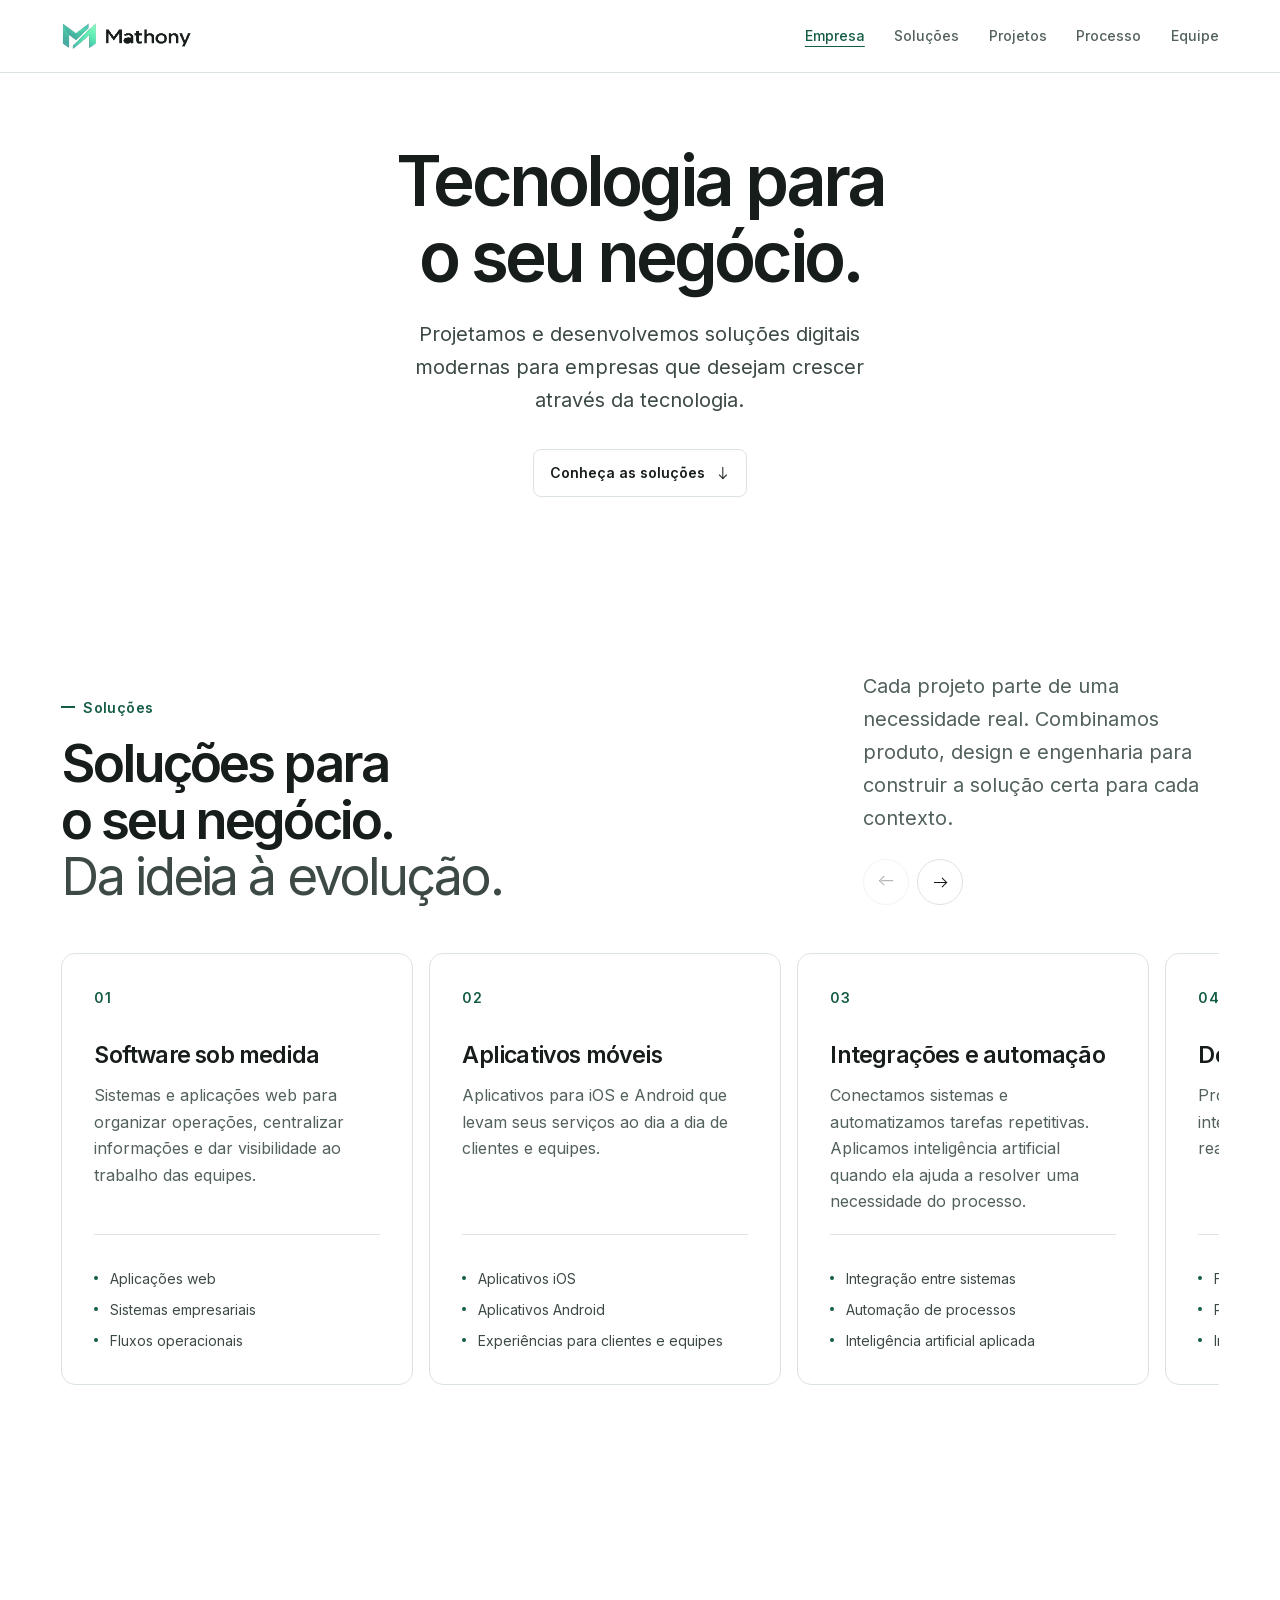
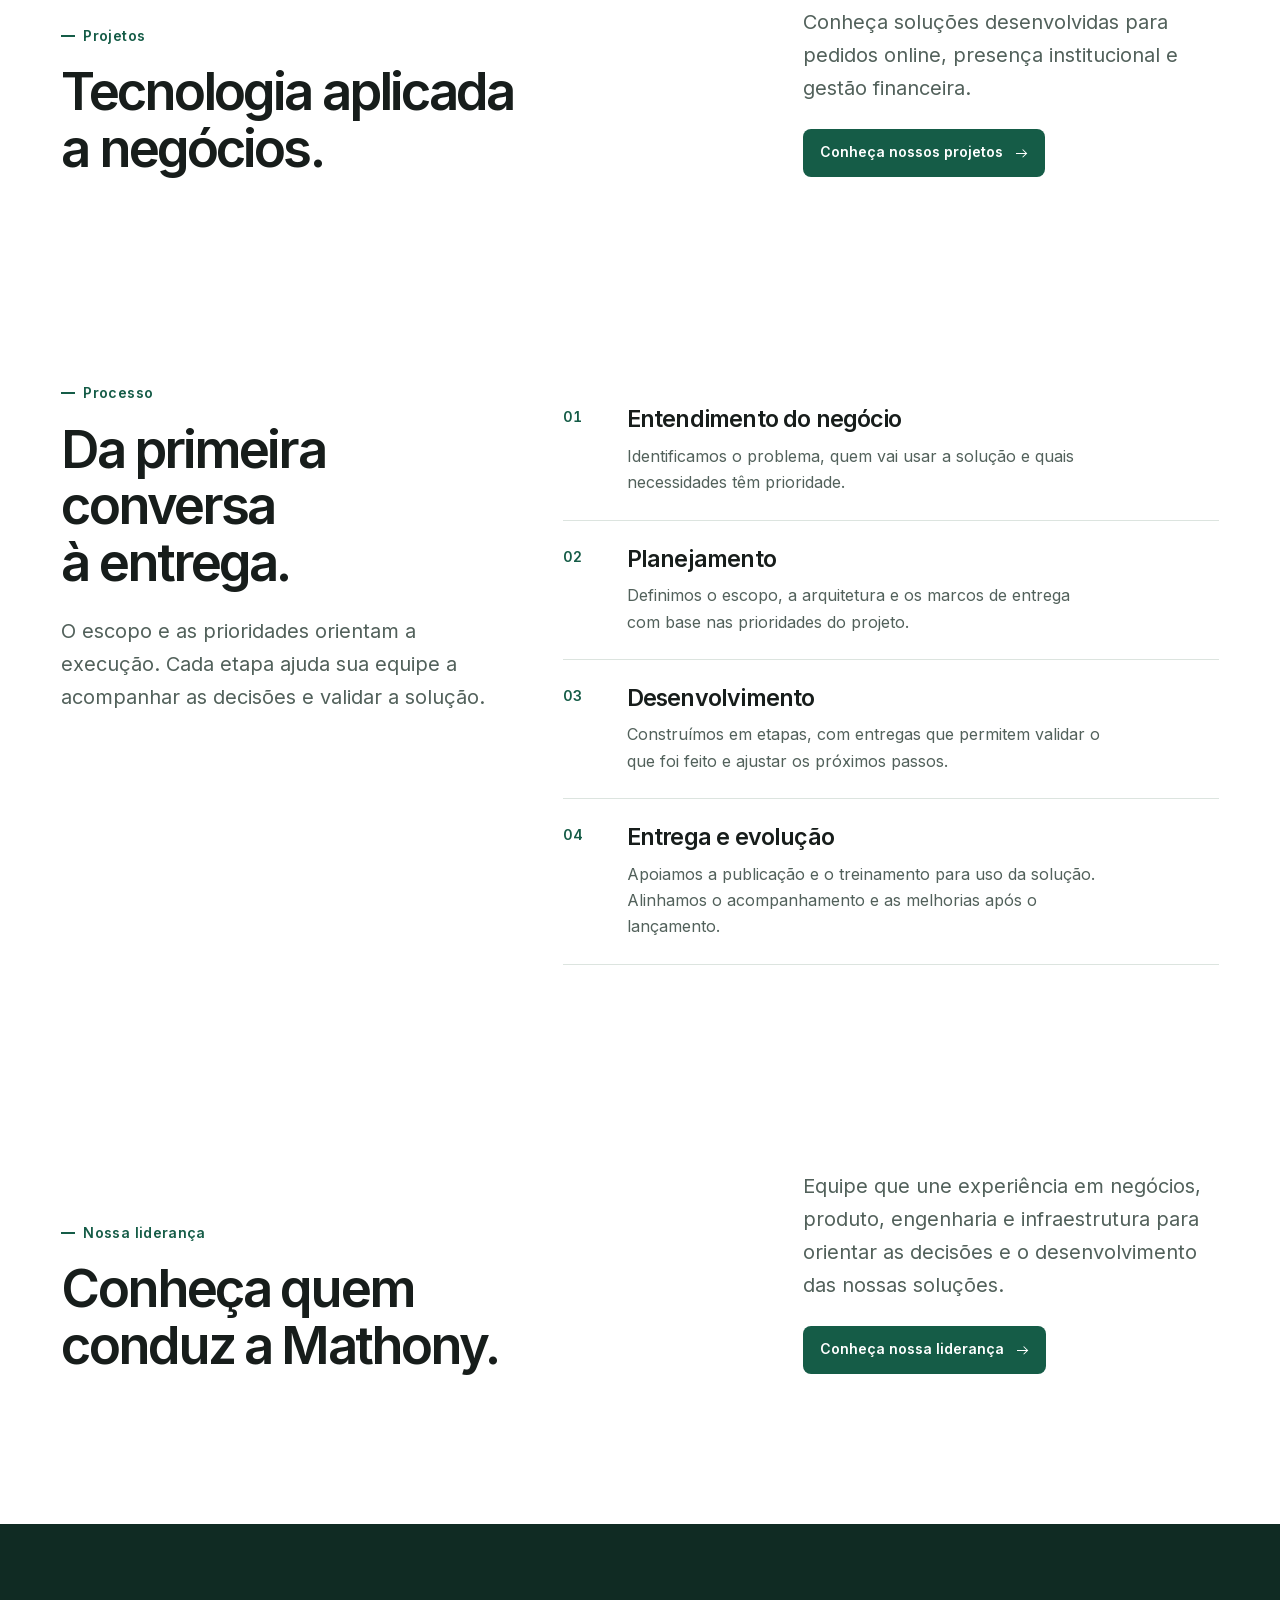
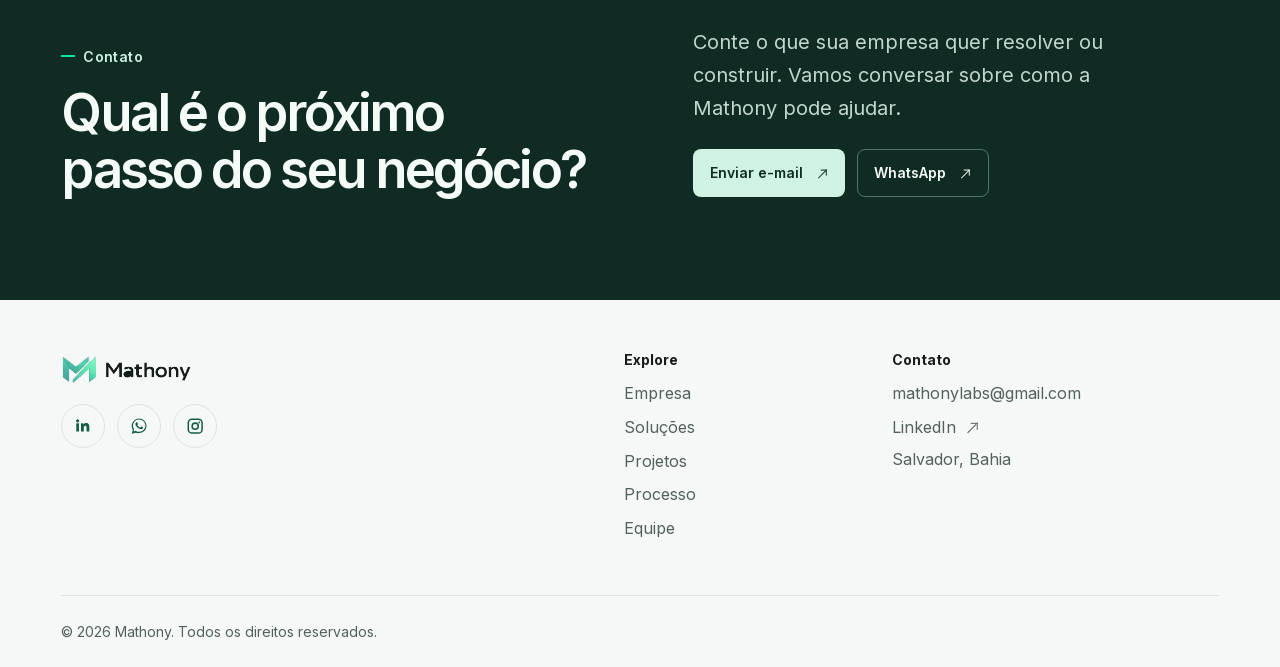
<file: index.html>
<!DOCTYPE html>
<html lang="pt-BR">
  <head>
    <meta charset="utf-8">
    <meta name="viewport" content="width=device-width, initial-scale=1">
    <title>Mathony</title>
    <meta
      name="description"
      content="A Mathony projeta e desenvolve software sob medida, aplicações web e móveis, integrações e automações para empresas.">
    <meta name="theme-color" content="#ffffff">
    <meta name="apple-mobile-web-app-title" content="Mathony">
    <link rel="canonical" href="https://mathony.com.br/">

    <meta property="og:type" content="website">
    <meta property="og:locale" content="pt_BR">
    <meta property="og:site_name" content="Mathony">
    <meta property="og:url" content="https://mathony.com.br/">
    <meta
      property="og:title"
      content="Mathony | Engenharia de software para empresas">
    <meta
      property="og:description"
      content="Projetamos e desenvolvemos software sob medida para simplificar operações e criar novos produtos digitais.">
    <meta
      property="og:image"
      content="https://mathony.com.br/src/images/logo.png">
    <meta property="og:image:width" content="1080">
    <meta property="og:image:height" content="1080">
    <meta property="og:image:type" content="image/png">
    <meta property="og:image:alt" content="Símbolo da Mathony">
    <meta name="twitter:card" content="summary">
    <meta
      name="twitter:image"
      content="https://mathony.com.br/src/images/logo.png">
    <meta name="twitter:image:alt" content="Símbolo da Mathony">

    <link
      rel="icon"
      type="image/png"
      href="src/images/favicon/favicon-96x96.png"
      sizes="96x96">
    <link rel="shortcut icon" href="src/images/favicon/favicon.ico">
    <link
      rel="apple-touch-icon"
      sizes="180x180"
      href="src/images/favicon/apple-touch-icon.png">
    <link rel="manifest" href="src/images/favicon/site.webmanifest">
    <link
      rel="preload"
      href="src/fonts/inter-latin.woff2"
      as="font"
      type="font/woff2"
      crossorigin>
    <link rel="stylesheet" href="src/global.css">
    <script src="src/app.js" defer></script>
  </head>

  <body>
    <a class="skip-link" href="#conteudo">Pular para o conteúdo</a>

    <header class="site-header">
      <div class="container header-inner">
        <a class="brand" href="#hero" aria-label="Mathony, início">
          <img
            src="src/images/mathony-lockup.webp"
            width="477"
            height="103"
            alt="">
        </a>
        <button
          class="menu-toggle"
          type="button"
          aria-expanded="false"
          aria-controls="main-nav"
          hidden
        >
          Menu <span class="menu-icon" aria-hidden="true"></span>
        </button>
        <nav id="main-nav" class="main-nav" aria-label="Navegação principal">
          <ul>
            <li><a href="#hero">Empresa</a></li>
            <li><a href="#servicos">Soluções</a></li>
            <li><a href="pages/projetos/">Projetos</a></li>
            <li><a href="#processo">Processo</a></li>
            <li><a href="#time">Equipe</a></li>
          </ul>
        </nav>
      </div>
    </header>

    <main id="conteudo" tabindex="-1">
      <section id="hero" class="hero" aria-labelledby="hero-title">
        <div class="container hero-layout">
          <div class="hero-copy">
            <h1 id="hero-title">Tecnologia para o seu negócio.</h1>
            <p class="hero-lead">
              Projetamos e desenvolvemos soluções digitais modernas para
              empresas que desejam crescer através da tecnologia.
            </p>
            <div class="actions">
              <a class="button button-outline" href="#servicos"
                >Conheça as soluções
                <span class="arrow arrow-down" aria-hidden="true"></span
              ></a>
            </div>
          </div>
        </div>
      </section>

      <section
        id="servicos"
        class="section services"
        aria-labelledby="services-title"
      >
        <div class="container">
          <div class="services-heading">
            <div class="services-heading-copy">
              <p class="eyebrow">Soluções</p>
              <h2 id="services-title" class="services-title">
                <span class="services-title-strong"
                  >Soluções para o seu negócio.</span
                >
                <span class="services-title-light">Da ideia à evolução.</span>
              </h2>
            </div>
            <div class="services-heading-aside">
              <p>
                Cada projeto parte de uma necessidade real. Combinamos produto,
                design e engenharia para construir a solução certa para cada
                contexto.
              </p>
              <div
                class="services-controls"
                role="group"
                aria-label="Navegar pelas soluções"
              >
                <button
                  class="service-control service-control-previous"
                  type="button"
                  aria-label="Ver soluções anteriores"
                  aria-controls="services-track"
                  data-services-previous
                >
                  <span class="arrow" aria-hidden="true"></span>
                </button>
                <button
                  class="service-control"
                  type="button"
                  aria-label="Ver próximas soluções"
                  aria-controls="services-track"
                  data-services-next
                >
                  <span class="arrow" aria-hidden="true"></span>
                </button>
              </div>
            </div>
          </div>
          <section
            id="services-track"
            class="services-track"
            aria-roledescription="carrossel"
            aria-label="Soluções da Mathony"
            tabindex="0"
          >
            <article class="service" aria-label="1 de 6">
              <p class="service-number" aria-hidden="true">01</p>
              <h3>Software sob medida</h3>
              <p>
                Sistemas e aplicações web para organizar operações, centralizar
                informações e dar visibilidade ao trabalho das equipes.
              </p>
              <ul class="service-scope" aria-label="Escopo">
                <li>Aplicações web</li>
                <li>Sistemas empresariais</li>
                <li>Fluxos operacionais</li>
              </ul>
            </article>
            <article class="service" aria-label="2 de 6">
              <p class="service-number" aria-hidden="true">02</p>
              <h3>Aplicativos móveis</h3>
              <p>
                Aplicativos para iOS e Android que levam seus serviços ao dia a
                dia de clientes e equipes.
              </p>
              <ul class="service-scope" aria-label="Escopo">
                <li>Aplicativos iOS</li>
                <li>Aplicativos Android</li>
                <li>Experiências para clientes e equipes</li>
              </ul>
            </article>
            <article class="service" aria-label="3 de 6">
              <p class="service-number" aria-hidden="true">03</p>
              <h3>Integrações e automação</h3>
              <p>
                Conectamos sistemas e automatizamos tarefas repetitivas.
                Aplicamos inteligência artificial quando ela ajuda a resolver
                uma necessidade do processo.
              </p>
              <ul class="service-scope" aria-label="Escopo">
                <li>Integração entre sistemas</li>
                <li>Automação de processos</li>
                <li>Inteligência artificial aplicada</li>
              </ul>
            </article>
            <article class="service" aria-label="4 de 6">
              <p class="service-number" aria-hidden="true">04</p>
              <h3>Design de produto</h3>
              <p>
                Projetamos fluxos, protótipos e interfaces que ajudam as pessoas
                a realizar suas tarefas com clareza.
              </p>
              <ul class="service-scope" aria-label="Escopo">
                <li>Fluxos de experiência</li>
                <li>Protótipos</li>
                <li>Interfaces digitais</li>
              </ul>
            </article>
            <article class="service" aria-label="5 de 6">
              <p class="service-number" aria-hidden="true">05</p>
              <h3>Cloud e infraestrutura</h3>
              <p>
                Preparamos ambientes, publicação e monitoramento para manter
                aplicações em operação e acompanhar seu crescimento.
              </p>
              <ul class="service-scope" aria-label="Escopo">
                <li>Ambientes em nuvem</li>
                <li>Publicação de aplicações</li>
                <li>Monitoramento</li>
              </ul>
            </article>
            <article class="service" aria-label="6 de 6">
              <p class="service-number" aria-hidden="true">06</p>
              <h3>Consultoria e evolução</h3>
              <p>
                Apoiamos decisões técnicas, priorizamos melhorias e ajudamos sua
                equipe a evoluir sistemas que já estão em uso.
              </p>
              <ul class="service-scope" aria-label="Escopo">
                <li>Decisões técnicas</li>
                <li>Priorização de melhorias</li>
                <li>Evolução de sistemas</li>
              </ul>
            </article>
          </section>
        </div>
      </section>

      <section
        id="portfolio"
        class="section projects-intro"
        aria-labelledby="projects-title"
      >
        <div class="container section-heading">
          <div>
            <p class="eyebrow">Projetos</p>
            <h2 id="projects-title">Tecnologia aplicada a negócios.</h2>
          </div>
          <div class="projects-intro-copy">
            <p>
              Conheça soluções desenvolvidas para pedidos online, presença
              institucional e gestão financeira.
            </p>
            <a class="button button-primary" href="pages/projetos/">
              Conheça nossos projetos
              <span class="arrow" aria-hidden="true"></span>
            </a>
          </div>
        </div>
      </section>

      <section id="processo" class="section" aria-labelledby="process-title">
        <div class="container process-layout">
          <div class="process-intro">
            <p class="eyebrow">Processo</p>
            <h2 id="process-title">Da primeira conversa à entrega.</h2>
            <p>
              O escopo e as prioridades orientam a execução. Cada etapa ajuda
              sua equipe a acompanhar as decisões e validar a solução.
            </p>
          </div>
          <ol class="process-list">
            <li>
              <h3>Entendimento do negócio</h3>
              <p>
                Identificamos o problema, quem vai usar a solução e quais
                necessidades têm prioridade.
              </p>
            </li>
            <li>
              <h3>Planejamento</h3>
              <p>
                Definimos o escopo, a arquitetura e os marcos de entrega com
                base nas prioridades do projeto.
              </p>
            </li>
            <li>
              <h3>Desenvolvimento</h3>
              <p>
                Construímos em etapas, com entregas que permitem validar o que
                foi feito e ajustar os próximos passos.
              </p>
            </li>
            <li>
              <h3>Entrega e evolução</h3>
              <p>
                Apoiamos a publicação e o treinamento para uso da solução.
                Alinhamos o acompanhamento e as melhorias após o lançamento.
              </p>
            </li>
          </ol>
        </div>
      </section>

      <section
        id="time"
        class="section team-intro"
        aria-labelledby="team-title"
      >
        <div class="container section-heading">
          <div>
            <p class="eyebrow">Nossa liderança</p>
            <h2 id="team-title">Conheça quem conduz a Mathony.</h2>
          </div>
          <div class="projects-intro-copy">
            <p>
              Equipe que une experiência em negócios, produto, engenharia e
              infraestrutura para orientar as decisões e o desenvolvimento das
              nossas soluções.
            </p>
            <a class="button button-primary" href="pages/lideranca/">
              Conheça nossa liderança
              <span class="arrow" aria-hidden="true"></span>
            </a>
          </div>
        </div>
      </section>

      <section
        id="contato"
        class="section contact"
        aria-labelledby="contact-title"
      >
        <div class="container contact-layout">
          <div>
            <p class="eyebrow">Contato</p>
            <h2 id="contact-title">Qual é o próximo passo do seu negócio?</h2>
          </div>
          <div>
            <p>
              Conte o que sua empresa quer resolver ou construir. Vamos
              conversar sobre como a Mathony pode ajudar.
            </p>
            <div class="actions">
              <a
                class="button button-primary"
                href="mailto:mathonylabs@gmail.com"
                >Enviar e-mail
                <span class="arrow arrow-diagonal" aria-hidden="true"></span
              ></a>
              <a
                class="button button-outline"
                href="https://wa.link/2aox6e"
                target="_blank"
                rel="noopener noreferrer"
                >WhatsApp <span class="visually-hidden">(abre em nova aba)</span
                ><span class="arrow arrow-diagonal" aria-hidden="true"></span
              ></a>
            </div>
          </div>
        </div>
      </section>
    </main>

    <footer class="site-footer">
      <div class="container">
        <div class="footer-layout">
          <div class="footer-brand">
            <a
              class="brand"
              href="#hero"
              aria-label="Mathony, voltar ao início"
            >
              <img
                src="src/images/mathony-lockup.webp"
                width="477"
                height="103"
                alt=""
                loading="lazy"
                decoding="async">
            </a>
            <ul class="social-links" aria-label="Redes sociais da Mathony">
              <li>
                <a
                  class="social-link"
                  href="https://www.linkedin.com/company/mathonylabs"
                  target="_blank"
                  rel="noopener noreferrer"
                >
                  <span class="visually-hidden"
                    >Mathony no LinkedIn (abre em nova aba)</span
                  >
                  <svg
                    class="social-icon"
                    viewBox="0 0 24 24"
                    aria-hidden="true"
                  >
                    <path
                      d="M6.5 8.2V19H3V8.2h3.5ZM4.75 3A2.05 2.05 0 1 1 4.74 7.1 2.05 2.05 0 0 1 4.75 3ZM12.1 8.2v1.48h.05c.49-.93 1.68-1.91 3.46-1.91 3.7 0 4.39 2.44 4.39 5.61V19h-3.64v-4.98c0-1.19-.02-2.72-1.66-2.72-1.66 0-1.91 1.3-1.91 2.63V19H9.15V8.2h2.95Z"
                    ></path>
                  </svg>
                </a>
              </li>
              <li>
                <a
                  class="social-link"
                  href="https://wa.link/2aox6e"
                  target="_blank"
                  rel="noopener noreferrer"
                >
                  <span class="visually-hidden"
                    >Mathony no WhatsApp (abre em nova aba)</span
                  >
                  <svg
                    class="social-icon"
                    viewBox="0 0 24 24"
                    aria-hidden="true"
                  >
                    <path
                      d="M12.05 2a9.8 9.8 0 0 0-8.4 14.86L2.3 21.8l5.06-1.33A9.98 9.98 0 0 0 12.05 21 9.5 9.5 0 1 0 12.05 2Zm0 17.3a8.2 8.2 0 0 1-4.17-1.14l-.3-.18-3 .79.8-2.92-.2-.3a8.06 8.06 0 1 1 6.87 3.75Zm4.47-6.05c-.24-.12-1.45-.71-1.67-.8-.23-.08-.39-.12-.55.13-.16.24-.63.8-.77.96-.14.17-.28.19-.53.07a6.6 6.6 0 0 1-1.96-1.2 7.27 7.27 0 0 1-1.35-1.68c-.14-.24 0-.37.11-.5.11-.1.25-.28.37-.42.12-.14.16-.24.24-.4.08-.16.04-.3-.02-.42-.06-.12-.55-1.33-.76-1.82-.2-.48-.4-.41-.55-.42h-.47a.9.9 0 0 0-.65.3c-.22.24-.85.83-.85 2.03 0 1.2.87 2.35 1 2.51.12.16 1.71 2.61 4.15 3.67.58.25 1.03.4 1.38.51.58.18 1.11.16 1.53.1.47-.07 1.45-.6 1.65-1.17.2-.58.2-1.08.14-1.18-.06-.1-.22-.16-.47-.28Z"
                    ></path>
                  </svg>
                </a>
              </li>
              <li>
                <a
                  class="social-link"
                  href="https://www.instagram.com/mathonylabs/"
                  target="_blank"
                  rel="noopener noreferrer"
                >
                  <span class="visually-hidden"
                    >Mathony no Instagram (abre em nova aba)</span
                  >
                  <svg
                    class="social-icon"
                    viewBox="0 0 24 24"
                    aria-hidden="true"
                  >
                    <path
                      d="M7.75 2h8.5A5.76 5.76 0 0 1 22 7.75v8.5A5.76 5.76 0 0 1 16.25 22h-8.5A5.76 5.76 0 0 1 2 16.25v-8.5A5.76 5.76 0 0 1 7.75 2Zm0 2A3.75 3.75 0 0 0 4 7.75v8.5A3.75 3.75 0 0 0 7.75 20h8.5A3.75 3.75 0 0 0 20 16.25v-8.5A3.75 3.75 0 0 0 16.25 4h-8.5ZM12 7a5 5 0 1 1 0 10 5 5 0 0 1 0-10Zm0 2a3 3 0 1 0 0 6 3 3 0 0 0 0-6Zm5.25-3.15a1.18 1.18 0 1 1 0 2.36 1.18 1.18 0 0 1 0-2.36Z"
                    ></path>
                  </svg>
                </a>
              </li>
            </ul>
          </div>
          <nav aria-labelledby="footer-nav-title">
            <h2 id="footer-nav-title">Explore</h2>
            <ul>
              <li><a href="#hero">Empresa</a></li>
              <li><a href="#servicos">Soluções</a></li>
              <li><a href="pages/projetos/">Projetos</a></li>
              <li><a href="#processo">Processo</a></li>
              <li><a href="#time">Equipe</a></li>
            </ul>
          </nav>
          <div>
            <h2>Contato</h2>
            <ul>
              <li>
                <a href="mailto:mathonylabs@gmail.com">mathonylabs@gmail.com</a>
              </li>
              <li>
                <a
                  href="https://www.linkedin.com/company/mathonylabs"
                  target="_blank"
                  rel="noopener noreferrer"
                  >LinkedIn
                  <span class="visually-hidden"
                    >da Mathony (abre em nova aba)</span
                  ><span class="arrow arrow-diagonal" aria-hidden="true"></span
                ></a>
              </li>
              <li>Salvador, Bahia</li>
            </ul>
          </div>
        </div>
        <p class="footer-copyright">
          © 2026 Mathony. Todos os direitos reservados.
        </p>
      </div>
    </footer>
  </body>
</html>
</file>
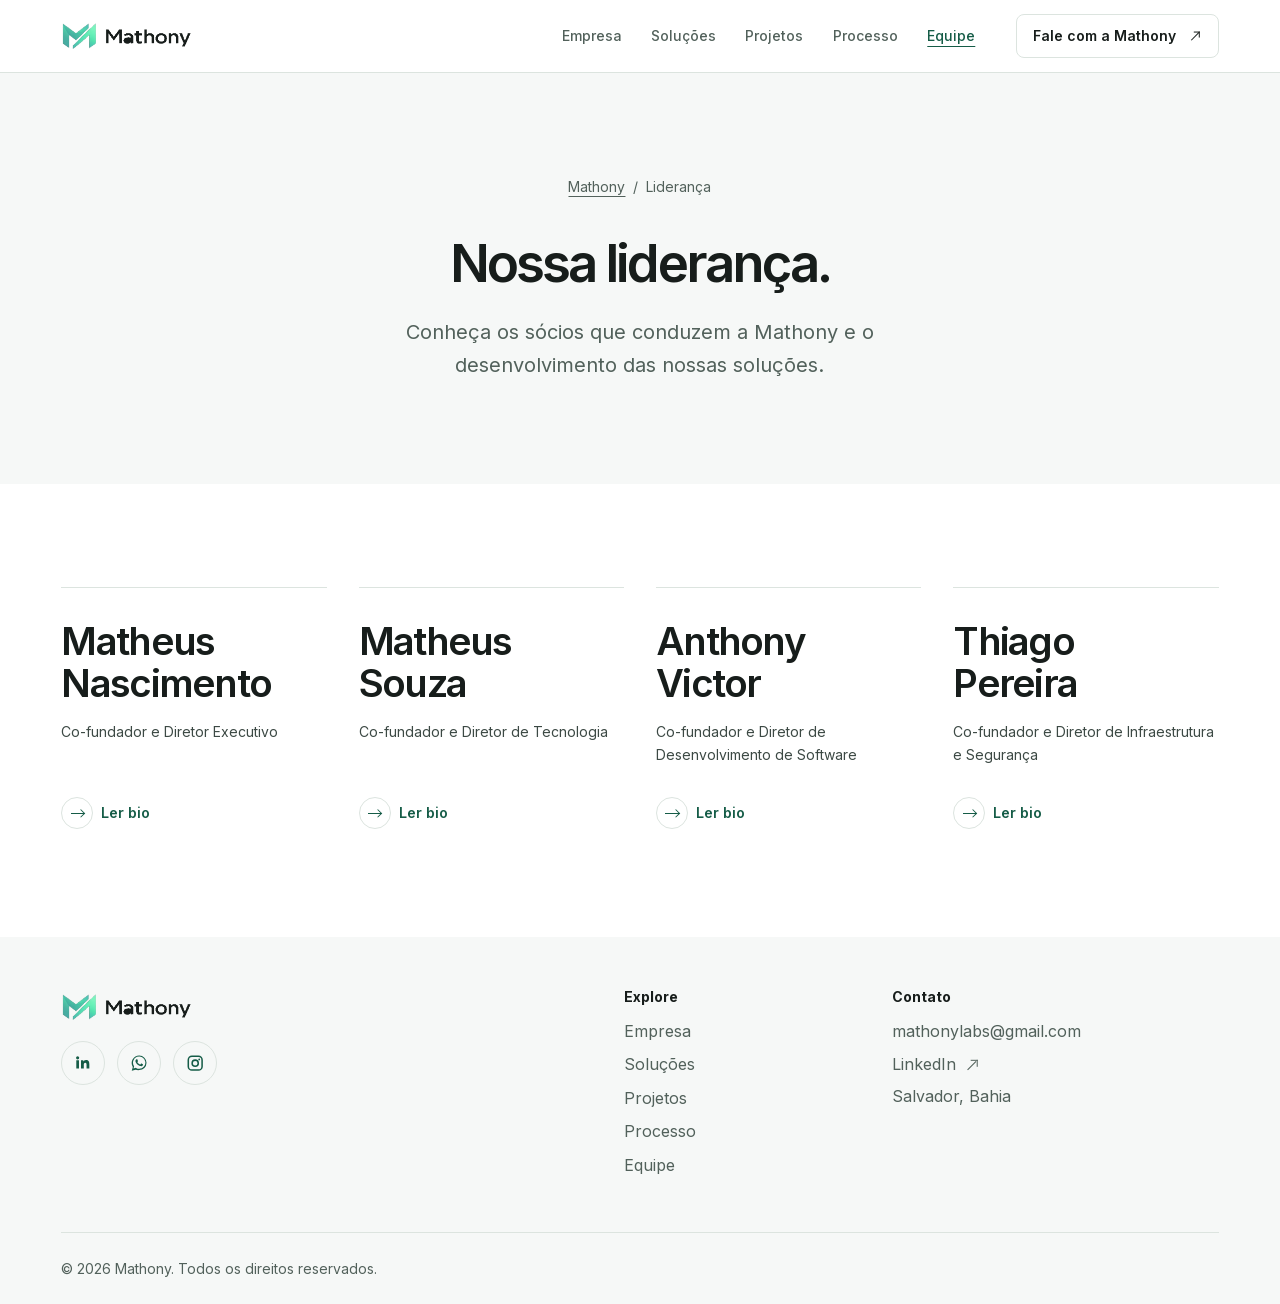
<file: pages/lideranca/index.html>
<!DOCTYPE html>
<html lang="pt-BR">
  <head>
    <meta charset="utf-8">
    <meta name="viewport" content="width=device-width, initial-scale=1">
    <title>Liderança | Mathony</title>
    <meta
      name="description"
      content="Conheça os quatro sócios da Mathony e suas áreas de atuação em negócios, produto, engenharia e infraestrutura.">
    <meta name="theme-color" content="#ffffff">
    <meta name="apple-mobile-web-app-title" content="Mathony">
    <link rel="canonical" href="https://mathony.com.br/pages/lideranca/">

    <meta property="og:type" content="website">
    <meta property="og:locale" content="pt_BR">
    <meta property="og:site_name" content="Mathony">
    <meta property="og:url" content="https://mathony.com.br/pages/lideranca/">
    <meta property="og:title" content="Liderança | Mathony">
    <meta
      property="og:description"
      content="Conheça os sócios que conduzem a Mathony e o desenvolvimento das nossas soluções digitais.">
    <meta
      property="og:image"
      content="https://mathony.com.br/src/images/logo.png">
    <meta property="og:image:width" content="1080">
    <meta property="og:image:height" content="1080">
    <meta property="og:image:type" content="image/png">
    <meta property="og:image:alt" content="Símbolo da Mathony">
    <meta name="twitter:card" content="summary">
    <meta
      name="twitter:image"
      content="https://mathony.com.br/src/images/logo.png">
    <meta name="twitter:image:alt" content="Símbolo da Mathony">

    <link
      rel="icon"
      type="image/png"
      href="../../src/images/favicon/favicon-96x96.png"
      sizes="96x96">
    <link rel="shortcut icon" href="../../src/images/favicon/favicon.ico">
    <link
      rel="apple-touch-icon"
      sizes="180x180"
      href="../../src/images/favicon/apple-touch-icon.png">
    <link rel="manifest" href="../../src/images/favicon/site.webmanifest">
    <link
      rel="preload"
      href="../../src/fonts/inter-latin.woff2"
      as="font"
      type="font/woff2"
      crossorigin>
    <link rel="stylesheet" href="../../src/global.css">
    <script src="../../src/app.js" defer></script>
  </head>

  <body>
    <a class="skip-link" href="#conteudo">Pular para o conteúdo</a>

    <header class="site-header">
      <div class="container header-inner">
        <a class="brand" href="../../#hero" aria-label="Mathony, início">
          <img
            src="../../src/images/mathony-lockup.webp"
            width="477"
            height="103"
            alt="">
        </a>
        <button
          class="menu-toggle"
          type="button"
          aria-expanded="false"
          aria-controls="main-nav"
          hidden
        >
          Menu <span class="menu-icon" aria-hidden="true"></span>
        </button>
        <nav id="main-nav" class="main-nav" aria-label="Navegação principal">
          <ul>
            <li><a href="../../#hero">Empresa</a></li>
            <li><a href="../../#servicos">Soluções</a></li>
            <li><a href="../projetos/">Projetos</a></li>
            <li><a href="../../#processo">Processo</a></li>
            <li><a href="./" aria-current="page">Equipe</a></li>
          </ul>
          <a class="button button-outline header-contact" href="../../#contato"
            >Fale com a Mathony
            <span class="arrow arrow-diagonal" aria-hidden="true"></span
          ></a>
        </nav>
      </div>
    </header>

    <main id="conteudo" tabindex="-1">
      <section class="section page-heading" aria-labelledby="leadership-title">
        <div class="container">
          <nav class="breadcrumbs" aria-label="Caminho de navegação">
            <ol>
              <li><a href="../../">Mathony</a></li>
              <li aria-current="page">Liderança</li>
            </ol>
          </nav>
          <h1 id="leadership-title">Nossa liderança.</h1>
          <p>
            Conheça os sócios que conduzem a Mathony e o desenvolvimento das
            nossas soluções.
          </p>
        </div>
      </section>
      <section class="section leadership-people" aria-label="Sócios da Mathony">
        <div class="container">
          <ul class="leader-grid">
            <li>
              <article
                class="leader-profile"
                aria-labelledby="matheus-nascimento-name"
              >
                <h2 id="matheus-nascimento-name" class="leader-name">
                  Matheus <span>Nascimento</span>
                </h2>
                <p class="leader-role">Co-fundador e Diretor Executivo</p>
                <details class="leader-details">
                  <summary>
                    <span class="arrow" aria-hidden="true"></span>
                    Ler bio<span class="visually-hidden">
                      de Matheus Nascimento</span
                    >
                  </summary>
                  <div class="leader-bio">
                    <p>
                      Responsável pela visão empresarial, estratégia comercial, negociação, vendas, relacionamento com clientes, parcerias e oportunidades de negócio.
                    </p>
                    <a
                      class="text-link"
                      href="https://www.linkedin.com/in/matthns/"
                      target="_blank"
                      rel="noopener noreferrer"
                    >
                      Perfil no LinkedIn
                      <span class="visually-hidden"
                        >de Matheus Nascimento (abre em nova aba)</span
                      >
                      <span
                        class="arrow arrow-diagonal"
                        aria-hidden="true"
                      ></span>
                    </a>
                  </div>
                </details>
              </article>
            </li>
            <li>
              <article
                class="leader-profile"
                aria-labelledby="matheus-souza-name"
              >
                <h2 id="matheus-souza-name" class="leader-name">
                  Matheus <span>Souza</span>
                </h2>
                <p class="leader-role">Co-fundador e Diretor de Tecnologia</p>
                <details class="leader-details">
                  <summary>
                    <span class="arrow" aria-hidden="true"></span>
                    Ler bio<span class="visually-hidden">
                      de Matheus Souza</span
                    >
                  </summary>
                  <div class="leader-bio">
                    <p>
                      Responsável pela estratégia tecnológica, arquitetura de software, engenharia de software, planejamento técnico, padrões de desenvolvimento e decisões tecnológicas da empresa.
                    </p>
                    <a
                      class="text-link"
                      href="https://www.linkedin.com/in/mxtheussouza/"
                      target="_blank"
                      rel="noopener noreferrer"
                    >
                      Perfil no LinkedIn
                      <span class="visually-hidden"
                        >de Matheus Souza (abre em nova aba)</span
                      >
                      <span
                        class="arrow arrow-diagonal"
                        aria-hidden="true"
                      ></span>
                    </a>
                  </div>
                </details>
              </article>
            </li>
            <li>
              <article
                class="leader-profile"
                aria-labelledby="anthony-victor-name"
              >
                <h2 id="anthony-victor-name" class="leader-name">
                  Anthony <span>Victor</span>
                </h2>
                <p class="leader-role">Co-fundador e Diretor de Desenvolvimento de Software</p>
                <details class="leader-details">
                  <summary>
                    <span class="arrow" aria-hidden="true"></span>
                    Ler bio<span class="visually-hidden">
                      de Anthony Victor</span
                    >
                  </summary>
                  <div class="leader-bio">
                    <p>
                      Responsável pela implementação dos sistemas, qualidade do código, engenharia de backend, resolução de problemas complexos, integrações e execução técnica dos projetos.
                    </p>
                    <a
                      class="text-link"
                      href="https://www.linkedin.com/in/thonnyvrc/"
                      target="_blank"
                      rel="noopener noreferrer"
                    >
                      Perfil no LinkedIn
                      <span class="visually-hidden"
                        >de Anthony Victor (abre em nova aba)</span
                      >
                      <span
                        class="arrow arrow-diagonal"
                        aria-hidden="true"
                      ></span>
                    </a>
                  </div>
                </details>
              </article>
            </li>
            <li>
              <article
                class="leader-profile"
                aria-labelledby="thiago-pereira-name"
              >
                <h2 id="thiago-pereira-name" class="leader-name">
                  Thiago <span>Pereira</span>
                </h2>
                <p class="leader-role">Co-fundador e Diretor de Infraestrutura e Segurança</p>
                <details class="leader-details">
                  <summary>
                    <span class="arrow" aria-hidden="true"></span>
                    Ler bio<span class="visually-hidden">
                      de Thiago Pereira</span
                    >
                  </summary>
                  <div class="leader-bio">
                    <p>
                      Responsável por DevOps, infraestrutura, computação em nuvem, cibersegurança, disponibilidade, monitoramento, escalabilidade e operação dos sistemas.
                    </p>
                    <a
                      class="text-link"
                      href="https://www.linkedin.com/in/thiago-ferreira-a62264221/"
                      target="_blank"
                      rel="noopener noreferrer"
                    >
                      Perfil no LinkedIn
                      <span class="visually-hidden"
                        >de Thiago Pereira (abre em nova aba)</span
                      >
                      <span
                        class="arrow arrow-diagonal"
                        aria-hidden="true"
                      ></span>
                    </a>
                  </div>
                </details>
              </article>
            </li>
          </ul>
        </div>
      </section>
    </main>

    <footer class="site-footer">
      <div class="container">
        <div class="footer-layout">
          <div class="footer-brand">
            <a
              class="brand"
              href="../../#hero"
              aria-label="Mathony, voltar ao início"
            >
              <img
                src="../../src/images/mathony-lockup.webp"
                width="477"
                height="103"
                alt=""
                loading="lazy"
                decoding="async">
            </a>
            <ul class="social-links" aria-label="Redes sociais da Mathony">
              <li>
                <a
                  class="social-link"
                  href="https://www.linkedin.com/company/mathonylabs"
                  target="_blank"
                  rel="noopener noreferrer"
                >
                  <span class="visually-hidden"
                    >Mathony no LinkedIn (abre em nova aba)</span
                  >
                  <svg
                    class="social-icon"
                    viewBox="0 0 24 24"
                    aria-hidden="true"
                  >
                    <path
                      d="M6.5 8.2V19H3V8.2h3.5ZM4.75 3A2.05 2.05 0 1 1 4.74 7.1 2.05 2.05 0 0 1 4.75 3ZM12.1 8.2v1.48h.05c.49-.93 1.68-1.91 3.46-1.91 3.7 0 4.39 2.44 4.39 5.61V19h-3.64v-4.98c0-1.19-.02-2.72-1.66-2.72-1.66 0-1.91 1.3-1.91 2.63V19H9.15V8.2h2.95Z"
                    ></path>
                  </svg>
                </a>
              </li>
              <li>
                <a
                  class="social-link"
                  href="https://wa.link/2aox6e"
                  target="_blank"
                  rel="noopener noreferrer"
                >
                  <span class="visually-hidden"
                    >Mathony no WhatsApp (abre em nova aba)</span
                  >
                  <svg
                    class="social-icon"
                    viewBox="0 0 24 24"
                    aria-hidden="true"
                  >
                    <path
                      d="M12.05 2a9.8 9.8 0 0 0-8.4 14.86L2.3 21.8l5.06-1.33A9.98 9.98 0 0 0 12.05 21 9.5 9.5 0 1 0 12.05 2Zm0 17.3a8.2 8.2 0 0 1-4.17-1.14l-.3-.18-3 .79.8-2.92-.2-.3a8.06 8.06 0 1 1 6.87 3.75Zm4.47-6.05c-.24-.12-1.45-.71-1.67-.8-.23-.08-.39-.12-.55.13-.16.24-.63.8-.77.96-.14.17-.28.19-.53.07a6.6 6.6 0 0 1-1.96-1.2 7.27 7.27 0 0 1-1.35-1.68c-.14-.24 0-.37.11-.5.11-.1.25-.28.37-.42.12-.14.16-.24.24-.4.08-.16.04-.3-.02-.42-.06-.12-.55-1.33-.76-1.82-.2-.48-.4-.41-.55-.42h-.47a.9.9 0 0 0-.65.3c-.22.24-.85.83-.85 2.03 0 1.2.87 2.35 1 2.51.12.16 1.71 2.61 4.15 3.67.58.25 1.03.4 1.38.51.58.18 1.11.16 1.53.1.47-.07 1.45-.6 1.65-1.17.2-.58.2-1.08.14-1.18-.06-.1-.22-.16-.47-.28Z"
                    ></path>
                  </svg>
                </a>
              </li>
              <li>
                <a
                  class="social-link"
                  href="https://www.instagram.com/mathonylabs/"
                  target="_blank"
                  rel="noopener noreferrer"
                >
                  <span class="visually-hidden"
                    >Mathony no Instagram (abre em nova aba)</span
                  >
                  <svg
                    class="social-icon"
                    viewBox="0 0 24 24"
                    aria-hidden="true"
                  >
                    <path
                      d="M7.75 2h8.5A5.76 5.76 0 0 1 22 7.75v8.5A5.76 5.76 0 0 1 16.25 22h-8.5A5.76 5.76 0 0 1 2 16.25v-8.5A5.76 5.76 0 0 1 7.75 2Zm0 2A3.75 3.75 0 0 0 4 7.75v8.5A3.75 3.75 0 0 0 7.75 20h8.5A3.75 3.75 0 0 0 20 16.25v-8.5A3.75 3.75 0 0 0 16.25 4h-8.5ZM12 7a5 5 0 1 1 0 10 5 5 0 0 1 0-10Zm0 2a3 3 0 1 0 0 6 3 3 0 0 0 0-6Zm5.25-3.15a1.18 1.18 0 1 1 0 2.36 1.18 1.18 0 0 1 0-2.36Z"
                    ></path>
                  </svg>
                </a>
              </li>
            </ul>
          </div>
          <nav aria-labelledby="footer-nav-title">
            <h2 id="footer-nav-title">Explore</h2>
            <ul>
              <li><a href="../../#hero">Empresa</a></li>
              <li><a href="../../#servicos">Soluções</a></li>
              <li><a href="../projetos/">Projetos</a></li>
              <li><a href="../../#processo">Processo</a></li>
              <li><a href="./">Equipe</a></li>
            </ul>
          </nav>
          <div>
            <h2>Contato</h2>
            <ul>
              <li>
                <a href="mailto:mathonylabs@gmail.com">mathonylabs@gmail.com</a>
              </li>
              <li>
                <a
                  href="https://www.linkedin.com/company/mathonylabs"
                  target="_blank"
                  rel="noopener noreferrer"
                  >LinkedIn
                  <span class="visually-hidden"
                    >da Mathony (abre em nova aba)</span
                  ><span class="arrow arrow-diagonal" aria-hidden="true"></span
                ></a>
              </li>
              <li>Salvador, Bahia</li>
            </ul>
          </div>
        </div>
        <p class="footer-copyright">
          © 2026 Mathony. Todos os direitos reservados.
        </p>
      </div>
    </footer>
  </body>
</html>
</file>
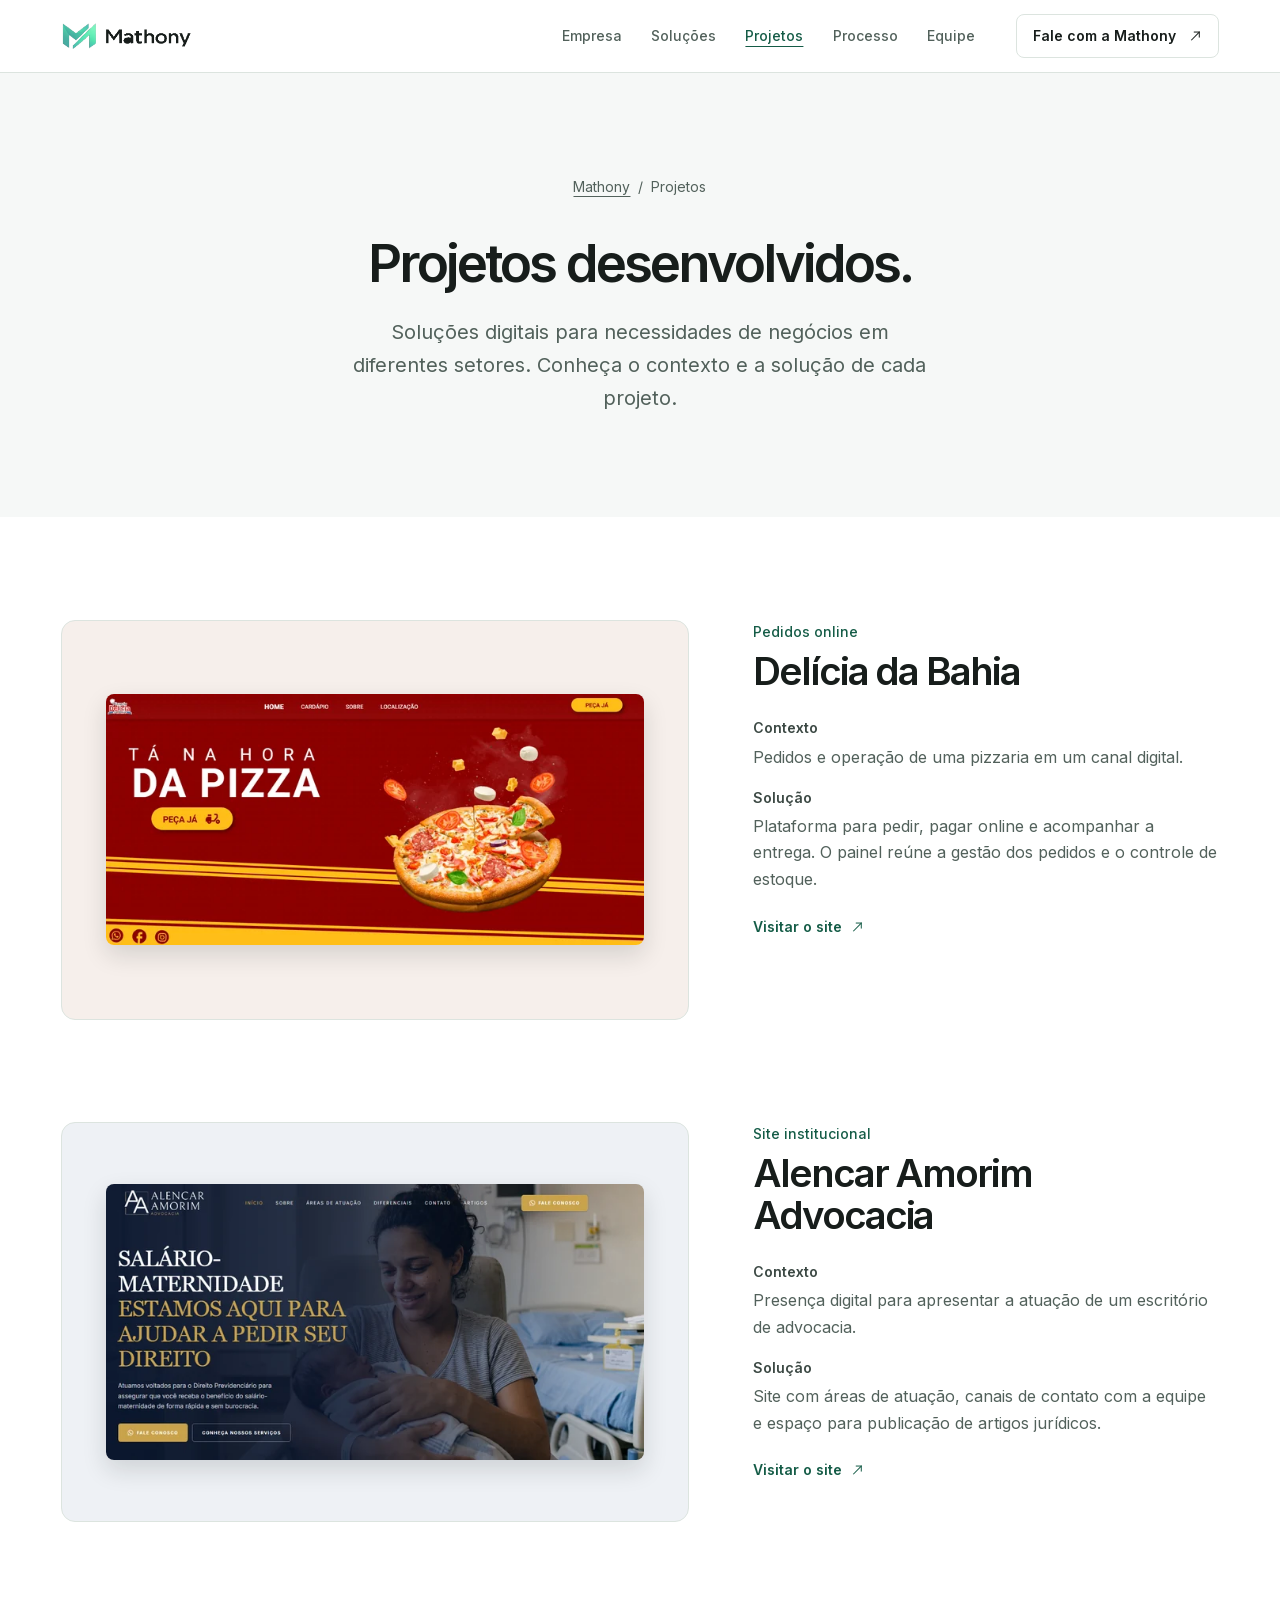
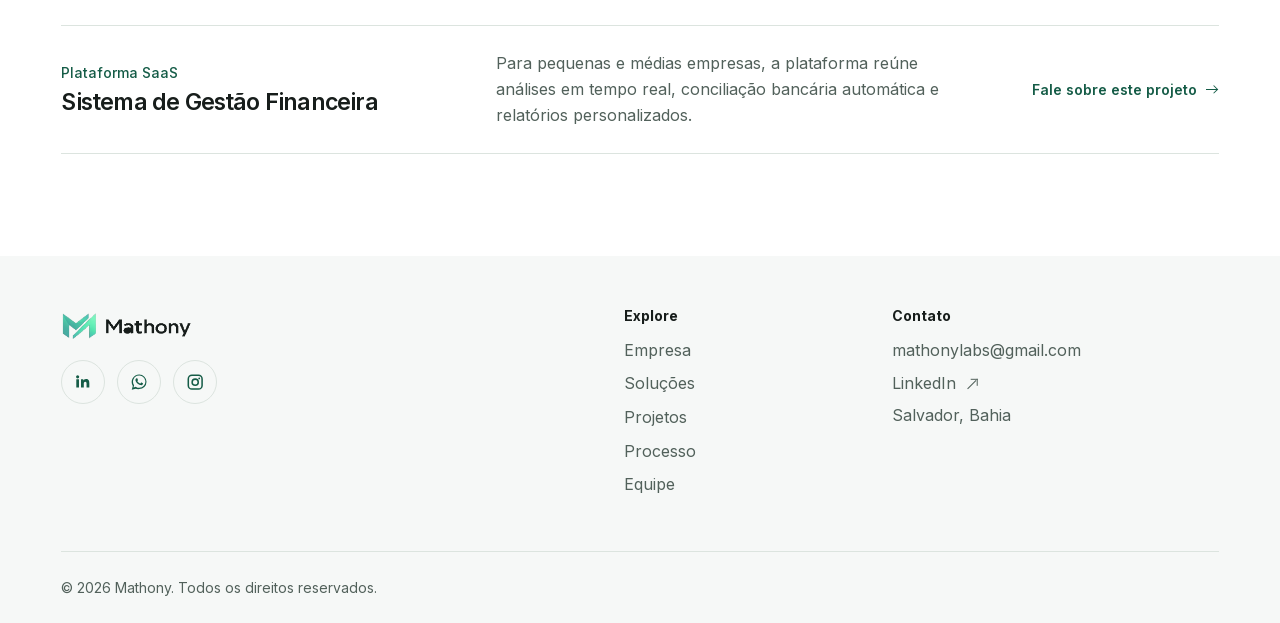
<file: pages/projetos/index.html>
<!DOCTYPE html>
<html lang="pt-BR">
  <head>
    <meta charset="utf-8">
    <meta name="viewport" content="width=device-width, initial-scale=1">
    <title>Projetos | Mathony</title>
    <meta
      name="description"
      content="Conheça projetos desenvolvidos pela Mathony para pedidos online, presença institucional e gestão financeira.">
    <meta name="theme-color" content="#ffffff">
    <meta name="apple-mobile-web-app-title" content="Mathony">
    <link rel="canonical" href="https://mathony.com.br/pages/projetos/">

    <meta property="og:type" content="website">
    <meta property="og:locale" content="pt_BR">
    <meta property="og:site_name" content="Mathony">
    <meta property="og:url" content="https://mathony.com.br/pages/projetos/">
    <meta property="og:title" content="Projetos | Mathony">
    <meta
      property="og:description"
      content="Soluções digitais desenvolvidas pela Mathony para necessidades de negócios em diferentes setores.">
    <meta
      property="og:image"
      content="https://mathony.com.br/src/images/logo.png">
    <meta property="og:image:width" content="1080">
    <meta property="og:image:height" content="1080">
    <meta property="og:image:type" content="image/png">
    <meta property="og:image:alt" content="Símbolo da Mathony">
    <meta name="twitter:card" content="summary">
    <meta
      name="twitter:image"
      content="https://mathony.com.br/src/images/logo.png">
    <meta name="twitter:image:alt" content="Símbolo da Mathony">

    <link
      rel="icon"
      type="image/png"
      href="../../src/images/favicon/favicon-96x96.png"
      sizes="96x96">
    <link rel="shortcut icon" href="../../src/images/favicon/favicon.ico">
    <link
      rel="apple-touch-icon"
      sizes="180x180"
      href="../../src/images/favicon/apple-touch-icon.png">
    <link rel="manifest" href="../../src/images/favicon/site.webmanifest">
    <link
      rel="preload"
      href="../../src/fonts/inter-latin.woff2"
      as="font"
      type="font/woff2"
      crossorigin>
    <link rel="stylesheet" href="../../src/global.css">
    <script src="../../src/app.js" defer></script>
  </head>

  <body>
    <a class="skip-link" href="#conteudo">Pular para o conteúdo</a>

    <header class="site-header">
      <div class="container header-inner">
        <a class="brand" href="../../#hero" aria-label="Mathony, início">
          <img
            src="../../src/images/mathony-lockup.webp"
            width="477"
            height="103"
            alt="">
        </a>
        <button
          class="menu-toggle"
          type="button"
          aria-expanded="false"
          aria-controls="main-nav"
          hidden
        >
          Menu <span class="menu-icon" aria-hidden="true"></span>
        </button>
        <nav id="main-nav" class="main-nav" aria-label="Navegação principal">
          <ul>
            <li><a href="../../#hero">Empresa</a></li>
            <li><a href="../../#servicos">Soluções</a></li>
            <li><a href="./" aria-current="page">Projetos</a></li>
            <li><a href="../../#processo">Processo</a></li>
            <li><a href="../lideranca/">Equipe</a></li>
          </ul>
          <a class="button button-outline header-contact" href="../../#contato"
            >Fale com a Mathony
            <span class="arrow arrow-diagonal" aria-hidden="true"></span
          ></a>
        </nav>
      </div>
    </header>

    <main id="conteudo" tabindex="-1">
      <section
        class="section page-heading"
        aria-labelledby="projects-page-title"
      >
        <div class="container">
          <nav class="breadcrumbs" aria-label="Caminho de navegação">
            <ol>
              <li><a href="../../">Mathony</a></li>
              <li aria-current="page">Projetos</li>
            </ol>
          </nav>
          <h1 id="projects-page-title">Projetos desenvolvidos.</h1>
          <p>
            Soluções digitais para necessidades de negócios em diferentes
            setores. Conheça o contexto e a solução de cada projeto.
          </p>
        </div>
      </section>

      <section class="section" aria-label="Projetos da Mathony">
        <div class="container">
          <div class="projects-list">
            <article class="case" aria-labelledby="delicia-title">
              <div class="case-media case-media-pizza">
                <img
                  src="../../src/images/deliciadabahia.webp"
                  srcset="
                    ../../src/images/deliciadabahia-680.webp  680w,
                    ../../src/images/deliciadabahia.webp     1353w
                  "
                  sizes="(min-width: 79rem) 662px, (min-width: 58rem) 52vw, 90vw"
                  width="1353"
                  height="631"
                  decoding="async"
                  alt="Página inicial da pizzaria Delícia da Bahia com acesso ao cardápio e botão para fazer pedidos.">
              </div>
              <div class="case-copy">
                <p class="case-category">Pedidos online</p>
                <h2 id="delicia-title">Delícia da Bahia</h2>
                <dl class="case-context">
                  <div>
                    <dt>Contexto</dt>
                    <dd>
                      Pedidos e operação de uma pizzaria em um canal digital.
                    </dd>
                  </div>
                  <div>
                    <dt>Solução</dt>
                    <dd>
                      Plataforma para pedir, pagar online e acompanhar a
                      entrega. O painel reúne a gestão dos pedidos e o controle
                      de estoque.
                    </dd>
                  </div>
                </dl>
                <a
                  class="text-link"
                  href="https://pizzariadeliciadabahia.com/"
                  target="_blank"
                  rel="noopener noreferrer"
                >
                  Visitar o site
                  <span class="visually-hidden"
                    >da Delícia da Bahia (abre em nova aba)</span
                  >
                  <span class="arrow arrow-diagonal" aria-hidden="true"></span>
                </a>
              </div>
            </article>

            <article class="case" aria-labelledby="alencar-title">
              <div class="case-media case-media-law">
                <img
                  src="../../src/images/alencaramorim.webp"
                  srcset="
                    ../../src/images/alencaramorim-680.webp  680w,
                    ../../src/images/alencaramorim.webp     1237w
                  "
                  sizes="(min-width: 79rem) 662px, (min-width: 58rem) 52vw, 90vw"
                  width="1237"
                  height="634"
                  loading="lazy"
                  decoding="async"
                  alt="Página inicial do escritório Alencar Amorim, com navegação para áreas de atuação, artigos e contato.">
              </div>
              <div class="case-copy">
                <p class="case-category">Site institucional</p>
                <h2 id="alencar-title">Alencar Amorim Advocacia</h2>
                <dl class="case-context">
                  <div>
                    <dt>Contexto</dt>
                    <dd>
                      Presença digital para apresentar a atuação de um
                      escritório de advocacia.
                    </dd>
                  </div>
                  <div>
                    <dt>Solução</dt>
                    <dd>
                      Site com áreas de atuação, canais de contato com a equipe
                      e espaço para publicação de artigos jurídicos.
                    </dd>
                  </div>
                </dl>
                <a
                  class="text-link"
                  href="https://alencaramorim.com.br/"
                  target="_blank"
                  rel="noopener noreferrer"
                >
                  Visitar o site
                  <span class="visually-hidden"
                    >da Alencar Amorim Advocacia (abre em nova aba)</span
                  >
                  <span class="arrow arrow-diagonal" aria-hidden="true"></span>
                </a>
              </div>
            </article>
          </div>

          <article class="case-summary" aria-labelledby="financial-title">
            <div>
              <p class="case-category">Plataforma SaaS</p>
              <h2 id="financial-title">Sistema de Gestão Financeira</h2>
            </div>
            <p>
              Para pequenas e médias empresas, a plataforma reúne análises em
              tempo real, conciliação bancária automática e relatórios
              personalizados.
            </p>
            <a class="text-link" href="../../#contato">
              Fale sobre este projeto
              <span class="arrow" aria-hidden="true"></span>
            </a>
          </article>
        </div>
      </section>
    </main>

    <footer class="site-footer">
      <div class="container">
        <div class="footer-layout">
          <div class="footer-brand">
            <a
              class="brand"
              href="../../#hero"
              aria-label="Mathony, voltar ao início"
            >
              <img
                src="../../src/images/mathony-lockup.webp"
                width="477"
                height="103"
                alt=""
                loading="lazy"
                decoding="async">
            </a>
            <ul class="social-links" aria-label="Redes sociais da Mathony">
              <li>
                <a
                  class="social-link"
                  href="https://www.linkedin.com/company/mathonylabs"
                  target="_blank"
                  rel="noopener noreferrer"
                >
                  <span class="visually-hidden"
                    >Mathony no LinkedIn (abre em nova aba)</span
                  >
                  <svg
                    class="social-icon"
                    viewBox="0 0 24 24"
                    aria-hidden="true"
                  >
                    <path
                      d="M6.5 8.2V19H3V8.2h3.5ZM4.75 3A2.05 2.05 0 1 1 4.74 7.1 2.05 2.05 0 0 1 4.75 3ZM12.1 8.2v1.48h.05c.49-.93 1.68-1.91 3.46-1.91 3.7 0 4.39 2.44 4.39 5.61V19h-3.64v-4.98c0-1.19-.02-2.72-1.66-2.72-1.66 0-1.91 1.3-1.91 2.63V19H9.15V8.2h2.95Z"
                    ></path>
                  </svg>
                </a>
              </li>
              <li>
                <a
                  class="social-link"
                  href="https://wa.link/2aox6e"
                  target="_blank"
                  rel="noopener noreferrer"
                >
                  <span class="visually-hidden"
                    >Mathony no WhatsApp (abre em nova aba)</span
                  >
                  <svg
                    class="social-icon"
                    viewBox="0 0 24 24"
                    aria-hidden="true"
                  >
                    <path
                      d="M12.05 2a9.8 9.8 0 0 0-8.4 14.86L2.3 21.8l5.06-1.33A9.98 9.98 0 0 0 12.05 21 9.5 9.5 0 1 0 12.05 2Zm0 17.3a8.2 8.2 0 0 1-4.17-1.14l-.3-.18-3 .79.8-2.92-.2-.3a8.06 8.06 0 1 1 6.87 3.75Zm4.47-6.05c-.24-.12-1.45-.71-1.67-.8-.23-.08-.39-.12-.55.13-.16.24-.63.8-.77.96-.14.17-.28.19-.53.07a6.6 6.6 0 0 1-1.96-1.2 7.27 7.27 0 0 1-1.35-1.68c-.14-.24 0-.37.11-.5.11-.1.25-.28.37-.42.12-.14.16-.24.24-.4.08-.16.04-.3-.02-.42-.06-.12-.55-1.33-.76-1.82-.2-.48-.4-.41-.55-.42h-.47a.9.9 0 0 0-.65.3c-.22.24-.85.83-.85 2.03 0 1.2.87 2.35 1 2.51.12.16 1.71 2.61 4.15 3.67.58.25 1.03.4 1.38.51.58.18 1.11.16 1.53.1.47-.07 1.45-.6 1.65-1.17.2-.58.2-1.08.14-1.18-.06-.1-.22-.16-.47-.28Z"
                    ></path>
                  </svg>
                </a>
              </li>
              <li>
                <a
                  class="social-link"
                  href="https://www.instagram.com/mathonylabs/"
                  target="_blank"
                  rel="noopener noreferrer"
                >
                  <span class="visually-hidden"
                    >Mathony no Instagram (abre em nova aba)</span
                  >
                  <svg
                    class="social-icon"
                    viewBox="0 0 24 24"
                    aria-hidden="true"
                  >
                    <path
                      d="M7.75 2h8.5A5.76 5.76 0 0 1 22 7.75v8.5A5.76 5.76 0 0 1 16.25 22h-8.5A5.76 5.76 0 0 1 2 16.25v-8.5A5.76 5.76 0 0 1 7.75 2Zm0 2A3.75 3.75 0 0 0 4 7.75v8.5A3.75 3.75 0 0 0 7.75 20h8.5A3.75 3.75 0 0 0 20 16.25v-8.5A3.75 3.75 0 0 0 16.25 4h-8.5ZM12 7a5 5 0 1 1 0 10 5 5 0 0 1 0-10Zm0 2a3 3 0 1 0 0 6 3 3 0 0 0 0-6Zm5.25-3.15a1.18 1.18 0 1 1 0 2.36 1.18 1.18 0 0 1 0-2.36Z"
                    ></path>
                  </svg>
                </a>
              </li>
            </ul>
          </div>
          <nav aria-labelledby="footer-nav-title">
            <h2 id="footer-nav-title">Explore</h2>
            <ul>
              <li><a href="../../#hero">Empresa</a></li>
              <li><a href="../../#servicos">Soluções</a></li>
              <li><a href="./">Projetos</a></li>
              <li><a href="../../#processo">Processo</a></li>
              <li><a href="../lideranca/">Equipe</a></li>
            </ul>
          </nav>
          <div>
            <h2>Contato</h2>
            <ul>
              <li>
                <a href="mailto:mathonylabs@gmail.com">mathonylabs@gmail.com</a>
              </li>
              <li>
                <a
                  href="https://www.linkedin.com/company/mathonylabs"
                  target="_blank"
                  rel="noopener noreferrer"
                  >LinkedIn
                  <span class="visually-hidden"
                    >da Mathony (abre em nova aba)</span
                  ><span class="arrow arrow-diagonal" aria-hidden="true"></span
                ></a>
              </li>
              <li>Salvador, Bahia</li>
            </ul>
          </div>
        </div>
        <p class="footer-copyright">
          © 2026 Mathony. Todos os direitos reservados.
        </p>
      </div>
    </footer>
  </body>
</html>
</file>
<file: src/global.css>
@font-face {
  font-family: Inter;
  src: url("fonts/inter-latin.woff2") format("woff2");
  font-style: normal;
  font-weight: 400 700;
  font-display: swap;
}

:root {
  color-scheme: light;
  --background: #fff;
  --surface: #f6f8f7;
  --surface-alternate: #e9f1ee;
  --foreground: #171d1b;
  --secondary: #3c4944;
  --muted: #52615b;
  --border: #dce4df;
  --primary: #155c47;
  --on-primary: #fff;
  --hover: #0f4838;
  --focus: #167654;
  --brand-green: #00e5a0;
  --inverse-surface: #102b23;
  --inverse-foreground: #f5fcf8;
  --inverse-muted: #c1d6cc;

  --font-family: Inter, system-ui, -apple-system, sans-serif;
  --text-small: 0.875rem;
  --text-base: 1rem;
  --text-lead: clamp(1.0625rem, 1.2vw + 0.35rem, 1.25rem);
  --text-subheading: clamp(1.2rem, 1vw + 0.85rem, 1.45rem);
  --text-heading: clamp(2.125rem, 4.1vw, 3.75rem);
  --text-display: clamp(2.625rem, 5.45vw, 5rem);
  --weight-medium: 500;
  --weight-semibold: 600;
  --weight-bold: 700;
  --leading-body: 1.65;
  --leading-heading: 1.08;
  --tracking-heading: -0.055em;

  --space-1: 0.25rem;
  --space-2: 0.5rem;
  --space-3: 0.75rem;
  --space-4: 1rem;
  --space-5: 1.5rem;
  --space-6: 2rem;
  --space-7: 3rem;
  --space-8: 4rem;
  --section-space: clamp(3.75rem, 8vw, 7rem);
  --content-width: 76rem;
  --gutter: clamp(1.25rem, 4.8vw, 4rem);
  --header-height: 4.5rem;
  --radius: 0.5rem;
  --radius-media: 0.875rem;
  --transition: 160ms ease;
}

*,
*::before,
*::after {
  box-sizing: border-box;
}

html {
  scroll-padding-top: calc(var(--header-height) + var(--space-4));
}

body {
  margin: 0;
  background: var(--background);
  color: var(--foreground);
  font: 400 var(--text-base) / var(--leading-body) var(--font-family);
}

h1,
h2,
h3,
p,
ul,
ol {
  margin: 0;
}

h1,
h2,
h3 {
  font-weight: var(--weight-semibold);
  text-wrap: balance;
}

h1,
h2 {
  line-height: var(--leading-heading);
  letter-spacing: var(--tracking-heading);
}

h1 {
  font-size: var(--text-display);
}
h2 {
  font-size: var(--text-heading);
}
h3 {
  font-size: var(--text-subheading);
  line-height: 1.27;
  letter-spacing: -0.035em;
}

p {
  color: var(--muted);
}

a {
  color: inherit;
}
button {
  font: inherit;
}
img {
  display: block;
  max-width: 100%;
  height: auto;
}
[hidden] {
  display: none !important;
}

:focus-visible {
  outline: 2px solid var(--focus);
  outline-offset: 4px;
}

.visually-hidden,
.skip-link:not(:focus) {
  position: absolute;
  width: 1px;
  height: 1px;
  overflow: hidden;
  clip-path: inset(50%);
  white-space: nowrap;
}

.skip-link {
  position: fixed;
  z-index: 3;
  inset: var(--space-3) auto auto var(--space-3);
  padding: var(--space-2) var(--space-4);
  border-radius: var(--radius);
  background: var(--foreground);
  color: var(--background);
}

.container {
  width: min(var(--content-width), 100% - var(--gutter) * 2);
  margin-inline: auto;
}

.section {
  padding-block: var(--section-space);
}
.section-soft {
  background: var(--surface);
}
.section-heading {
  display: grid;
  gap: var(--space-5);
  margin-bottom: var(--space-7);
}
.section-heading > p {
  max-width: 37ch;
  font-size: var(--text-lead);
}

.eyebrow {
  display: flex;
  align-items: center;
  gap: var(--space-2);
  margin-bottom: var(--space-4);
  color: var(--primary);
  font-size: var(--text-small);
  font-weight: var(--weight-semibold);
  letter-spacing: 0.025em;
}

.eyebrow::before {
  content: "";
  width: 0.875rem;
  height: 2px;
  background: currentColor;
}

.actions {
  display: flex;
  flex-wrap: wrap;
  align-items: center;
  gap: var(--space-3);
}

.button,
.menu-toggle {
  display: inline-flex;
  align-items: center;
  justify-content: center;
  gap: var(--space-3);
  min-height: 3rem;
  padding: 0.625rem 1rem;
  border: 1px solid transparent;
  border-radius: var(--radius);
  font-size: var(--text-small);
  font-weight: var(--weight-semibold);
  line-height: 1.35;
  text-decoration: none;
  transition:
    background-color var(--transition),
    border-color var(--transition),
    color var(--transition);
}

.button-primary {
  background: var(--primary);
  color: var(--on-primary);
}
.button-primary:hover {
  background: var(--hover);
}

.button-outline,
.menu-toggle {
  border-color: var(--border);
  background: var(--background);
  color: var(--foreground);
}

.button-outline:hover,
.menu-toggle:hover {
  border-color: var(--primary);
  background: var(--surface);
  color: var(--primary);
}

.text-link {
  display: inline-flex;
  align-items: center;
  gap: var(--space-2);
  min-height: 2.75rem;
  color: var(--primary);
  font-size: var(--text-small);
  font-weight: var(--weight-semibold);
  text-decoration: none;
  text-underline-offset: 0.25em;
}

.text-link:hover {
  text-decoration: underline;
}

.arrow {
  position: relative;
  display: inline-block;
  width: 0.95em;
  height: 0.95em;
  flex: 0 0 0.95em;
}

.arrow::before,
.arrow::after {
  content: "";
  position: absolute;
}
.arrow::before {
  inset: 50% 12% auto 7%;
  border-top: 1.5px solid currentColor;
}
.arrow::after {
  width: 0.42em;
  height: 0.42em;
  top: 50%;
  right: 12%;
  border-top: 1.5px solid currentColor;
  border-right: 1.5px solid currentColor;
  transform: translateY(-45%) rotate(45deg);
}

.arrow-diagonal {
  transform: rotate(-45deg);
}
.arrow-down {
  transform: rotate(90deg);
}

.site-header {
  position: relative;
  z-index: 2;
  border-bottom: 1px solid var(--border);
  background: var(--background);
}

.site-header.menu-ready {
  position: sticky;
  top: 0;
}

.header-inner {
  display: flex;
  flex-wrap: wrap;
  align-items: center;
  justify-content: space-between;
  gap: 0 var(--space-5);
  min-height: var(--header-height);
}

.brand {
  display: inline-flex;
  align-items: center;
  min-height: 2.75rem;
}
.brand img {
  width: 8.25rem;
}

.menu-toggle {
  min-height: 2.75rem;
  cursor: pointer;
}

.menu-icon {
  position: relative;
  display: block;
  width: 1rem;
  height: 1rem;
}

.menu-icon::before,
.menu-icon::after {
  content: "";
  position: absolute;
  inset: 0.32rem 0 auto;
  border-top: 1.5px solid currentColor;
}

.menu-icon::after {
  top: 0.66rem;
}
.menu-toggle[aria-expanded="true"] .menu-icon::before {
  top: 0.5rem;
  transform: rotate(45deg);
}
.menu-toggle[aria-expanded="true"] .menu-icon::after {
  top: 0.5rem;
  transform: rotate(-45deg);
}

.main-nav {
  display: grid;
  justify-items: start;
  width: 100%;
  gap: var(--space-4);
  padding-block: var(--space-2) var(--space-5);
}

.menu-ready .main-nav {
  position: absolute;
  inset: 100% 0 auto;
  max-height: calc(100dvh - var(--header-height));
  padding-inline: var(--gutter);
  overflow-y: auto;
  border-bottom: 1px solid var(--border);
  background: var(--background);
  box-shadow: 0 0.75rem 1rem rgb(16 43 35 / 0.06);
}

.main-nav ul,
.site-footer ul,
.team-preview,
.leader-grid {
  padding: 0;
  list-style: none;
}

.main-nav ul {
  display: flex;
  flex-wrap: wrap;
  gap: 0 var(--space-5);
}
.menu-ready .main-nav ul {
  display: grid;
  width: 100%;
}

.main-nav ul a {
  display: flex;
  align-items: center;
  min-height: 2.75rem;
  color: var(--muted);
  font-size: var(--text-small);
  font-weight: var(--weight-medium);
  text-decoration: none;
}

.main-nav ul a:is(:hover, [aria-current]) {
  color: var(--primary);
  text-decoration: underline;
  text-underline-offset: 0.35em;
}
.header-contact {
  min-height: 2.75rem;
}

.hero {
  padding-block: clamp(2.75rem, 5.5vw, 5.25rem);
}

.hero-layout {
  text-align: center;
}

.hero-copy {
  width: min(100%, 54rem);
  margin-inline: auto;
}

.hero h1 {
  max-width: 13ch;
  margin-inline: auto;
}

.hero-lead {
  max-width: 39ch;
  margin: var(--space-5) auto var(--space-6);
  color: var(--secondary);
  font-size: var(--text-lead);
}

.hero .actions {
  justify-content: center;
}

.about {
  border-top: 1px solid var(--border);
}
.about-layout,
.process-layout,
.contact-layout {
  display: grid;
  gap: var(--space-6);
}
.about-copy {
  max-width: 49ch;
  font-size: var(--text-lead);
}
.about-copy > p + p {
  margin-top: var(--space-4);
}
.about-copy .text-link {
  margin-top: var(--space-3);
}

.services {
  overflow: hidden;
}

.services-heading {
  display: grid;
  gap: var(--space-6);
  margin-bottom: var(--space-7);
}

.services-title {
  max-width: 16ch;
}

.services-title-strong,
.services-title-light {
  display: block;
}

.services-title-light {
  color: var(--secondary);
  font-weight: 400;
}

.services-heading-aside {
  display: grid;
  align-content: end;
  gap: var(--space-5);
}

.services-heading-aside > p {
  max-width: 43ch;
  font-size: var(--text-lead);
}

.services-controls {
  display: none;
  gap: var(--space-2);
}

.services-carousel-ready .services-controls {
  display: flex;
}

.service-control {
  display: inline-grid;
  width: 2.875rem;
  height: 2.875rem;
  place-items: center;
  padding: 0;
  border: 1px solid var(--border);
  border-radius: 50%;
  background: var(--background);
  color: var(--foreground);
  cursor: pointer;
  transition:
    color var(--transition),
    border-color var(--transition),
    background-color var(--transition);
}

.service-control:hover:not(:disabled) {
  border-color: var(--primary);
  background: var(--primary);
  color: var(--on-primary);
}

.service-control:disabled {
  opacity: 0.38;
  cursor: default;
}

.service-control-previous .arrow {
  transform: rotate(180deg);
}

.services-track {
  display: flex;
  gap: var(--space-4);
  padding-bottom: var(--space-4);
  overflow-x: auto;
  overscroll-behavior-inline: contain;
  scroll-padding-inline: 1px;
  scroll-snap-type: inline mandatory;
  scrollbar-color: var(--primary) var(--border);
  scrollbar-width: thin;
}

.services-track::-webkit-scrollbar {
  height: 0.375rem;
}

.services-track::-webkit-scrollbar-track {
  background: var(--border);
}

.services-track::-webkit-scrollbar-thumb {
  border-radius: 999px;
  background: var(--primary);
}

.service {
  display: flex;
  min-height: 27rem;
  flex: 0 0 min(20rem, calc(100vw - var(--gutter) * 2 - 1.75rem));
  flex-direction: column;
  padding: var(--space-5);
  scroll-snap-align: start;
  border: 1px solid var(--border);
  border-radius: var(--radius-media);
  background: var(--background);
  transition:
    border-color var(--transition),
    transform var(--transition),
    box-shadow var(--transition);
}

.service:hover {
  border-color: color-mix(in srgb, var(--primary) 45%, var(--border));
  box-shadow: 0 0.75rem 2rem rgb(16 43 35 / 0.07);
  transform: translateY(-0.2rem);
}

.service-number {
  margin: 0 0 var(--space-6);
  color: var(--primary);
  font-size: var(--text-small);
  font-weight: var(--weight-semibold);
  letter-spacing: 0.04em;
}

.service > p:not(.service-number) {
  max-width: 36ch;
  margin-top: var(--space-3);
}

.service-scope {
  display: grid;
  gap: var(--space-2);
  margin: auto 0 0;
  padding: var(--space-6) 0 0;
  border-top: 1px solid var(--border);
  color: var(--secondary);
  font-size: var(--text-small);
  list-style: none;
}

.service-scope li {
  position: relative;
  padding-left: var(--space-4);
}

.service-scope li::before {
  content: "";
  position: absolute;
  top: 0.68em;
  left: 0;
  width: 0.25rem;
  height: 0.25rem;
  border-radius: 50%;
  background: var(--primary);
}

.projects-intro .section-heading {
  margin-bottom: 0;
}

.projects-intro-copy p {
  max-width: 37ch;
  font-size: var(--text-lead);
}

.projects-intro-copy .button {
  margin-top: var(--space-5);
}

.projects-list {
  display: grid;
  gap: var(--section-space);
}

.case {
  display: grid;
}

.case-media {
  display: grid;
  place-items: center;
  aspect-ratio: 1.57;
  padding: 8% 7%;
  overflow: hidden;
  border-radius: var(--radius-media);
  border: 1px solid var(--border);
}

.case-media-pizza {
  background: #f6efeb;
}
.case-media-law {
  background: #eef1f5;
}

.case-media img {
  width: 100%;
  border-radius: var(--radius);
  box-shadow: 0 0.625rem 1.5rem rgb(23 29 27 / 0.14);
}

.case-copy {
  display: flex;
  flex-direction: column;
  align-items: start;
  flex: 1;
  padding-top: var(--space-5);
}
.case-copy h2 {
  margin-top: var(--space-2);
  font-size: clamp(1.75rem, 3vw, 2.5rem);
}

.case-context {
  display: grid;
  gap: var(--space-4);
  margin: var(--space-5) 0 var(--space-3);
}

.case-context dt {
  margin-bottom: var(--space-1);
  color: var(--secondary);
  font-size: var(--text-small);
  font-weight: var(--weight-semibold);
}

.case-context dd {
  margin: 0;
  color: var(--muted);
}

.case-summary h2 {
  margin-top: var(--space-1);
  font-size: var(--text-subheading);
  line-height: 1.27;
  letter-spacing: -0.035em;
}

.case-category {
  color: var(--primary);
  font-size: var(--text-small);
  font-weight: var(--weight-medium);
}

.case-summary {
  display: grid;
  align-items: center;
  justify-items: start;
  gap: var(--space-3);
  margin-top: var(--section-space);
  padding-block: var(--space-5);
  border-block: 1px solid var(--border);
}

.case-summary > p {
  max-width: 48ch;
}

.process-intro > p:last-child {
  max-width: 37ch;
  margin-top: var(--space-5);
  font-size: var(--text-lead);
}
.process-list {
  padding: 0;
  list-style: none;
  counter-reset: process;
}

.process-list li {
  position: relative;
  padding: var(--space-5) 0 var(--space-5) 3rem;
  border-bottom: 1px solid var(--border);
  counter-increment: process;
}

.process-list li:last-child {
  border-bottom: 1px solid var(--border);
}

.process-list li::before {
  content: counter(process, decimal-leading-zero) / "";
  position: absolute;
  inset: var(--space-5) auto auto 0;
  color: var(--primary);
  font-size: var(--text-small);
  font-weight: var(--weight-semibold);
  font-variant-numeric: tabular-nums;
}

.process-list p {
  margin-top: var(--space-2);
  max-width: 48ch;
}

/* Team introduction and leadership page */
.team-intro-layout {
  display: grid;
  align-items: center;
  gap: var(--space-7);
}

.team-intro-copy > p:not(.eyebrow) {
  max-width: 43ch;
  margin-block: var(--space-5);
  font-size: var(--text-lead);
}

.team-preview {
  display: grid;
  gap: var(--space-5) var(--space-6);
}

.team-preview li {
  padding-top: var(--space-5);
  border-top: 1px solid var(--border);
}

.team-preview span {
  font-size: var(--text-subheading);
  font-weight: var(--weight-medium);
  letter-spacing: -0.035em;
}

.team-preview p {
  margin-top: var(--space-1);
  font-size: var(--text-small);
}

.page-heading {
  background: var(--surface);
  text-align: center;
}

.page-heading h1 {
  font-size: var(--text-heading);
}

.page-heading > .container > p {
  max-width: 49ch;
  margin: var(--space-5) auto 0;
  font-size: var(--text-lead);
}

.breadcrumbs ol {
  display: flex;
  flex-wrap: wrap;
  justify-content: center;
  gap: var(--space-2);
  margin-bottom: var(--space-6);
  padding: 0;
  color: var(--muted);
  font-size: var(--text-small);
  list-style: none;
}

.breadcrumbs li + li::before {
  content: "/" / "";
  margin-right: var(--space-2);
  color: var(--muted);
}

.breadcrumbs a {
  display: inline-block;
  min-height: 1.75rem;
  text-underline-offset: 0.25em;
}

.breadcrumbs a:hover {
  color: var(--primary);
}

.leader-grid {
  display: grid;
  align-items: start;
  gap: var(--space-7) var(--space-6);
}

.leader-profile {
  padding-top: var(--space-6);
  border-top: 1px solid var(--border);
}

.leader-name {
  font-size: clamp(2rem, 3vw, 2.75rem);
  line-height: 1.1;
  letter-spacing: -0.045em;
}

.leader-name span {
  display: block;
}

.leader-role {
  margin-top: var(--space-4);
  color: var(--secondary);
  font-size: var(--text-small);
}

.leader-details {
  margin-top: var(--space-5);
}

.leader-details summary {
  display: flex;
  align-items: center;
  gap: var(--space-2);
  width: fit-content;
  min-height: 2.75rem;
  color: var(--primary);
  font-size: var(--text-small);
  font-weight: var(--weight-semibold);
  list-style: none;
  cursor: pointer;
}

.leader-details summary::-webkit-details-marker {
  display: none;
}

.leader-details summary > .arrow {
  width: 2rem;
  height: 2rem;
  flex-basis: 2rem;
  border: 1px solid var(--border);
  border-radius: 50%;
  transition: transform var(--transition);
}

.leader-details summary > .arrow::before {
  inset-inline: 28%;
}

.leader-details summary > .arrow::after {
  right: 28%;
}

.leader-details[open] summary > .arrow {
  transform: rotate(90deg);
}

.leader-details summary:hover {
  color: var(--hover);
  text-decoration: underline;
  text-underline-offset: 0.25em;
}

.leader-details summary:hover > .arrow {
  border-color: currentColor;
}

.leader-bio {
  padding-top: var(--space-4);
}

.leader-bio p {
  max-width: 40ch;
}

.leader-bio .text-link {
  margin-top: var(--space-3);
}

.contact {
  --background: var(--inverse-surface);
  --foreground: var(--inverse-foreground);
  --border: #56736a;
  --primary: #cef3e3;
  --on-primary: #102b23;
  --hover: #aee4ce;
  --surface: #214639;
  --focus: var(--brand-green);
  background: var(--background);
  color: var(--foreground);
}

.contact .eyebrow::before {
  background: var(--brand-green);
}
.contact-layout {
  align-items: end;
}
.contact-layout > div > p:not(.eyebrow) {
  max-width: 37ch;
  color: var(--inverse-muted);
  font-size: var(--text-lead);
}
.contact .actions {
  margin-top: var(--space-5);
}

.site-footer {
  padding-block: var(--space-7) var(--space-5);
  background: var(--surface);
}
.footer-layout {
  display: grid;
  gap: var(--space-6) var(--space-5);
}
.social-links {
  display: flex;
  gap: var(--space-3);
  margin-top: var(--space-3);
}

.site-footer .social-links li {
  margin: 0;
}

.site-footer .social-link {
  display: grid;
  place-items: center;
  width: 2.75rem;
  min-height: 2.75rem;
  border: 1px solid var(--border);
  border-radius: 50%;
  color: var(--primary);
  transition:
    background-color var(--transition),
    border-color var(--transition),
    color var(--transition);
}

.site-footer .social-link:hover {
  border-color: var(--primary);
  background: var(--primary);
  color: var(--on-primary);
  text-decoration: none;
}

.social-icon {
  width: 1.15rem;
  height: 1.15rem;
  fill: currentColor;
}

.site-footer h2 {
  margin-bottom: var(--space-2);
  font-size: var(--text-small);
  line-height: var(--leading-body);
  letter-spacing: 0;
  font-weight: var(--weight-bold);
}

.site-footer li {
  margin-bottom: var(--space-1);
  color: var(--muted);
}
.site-footer li a {
  display: inline-flex;
  align-items: center;
  min-height: 1.85rem;
  gap: var(--space-2);
  text-decoration: none;
}
.site-footer li a:hover {
  color: var(--primary);
  text-decoration: underline;
  text-underline-offset: 0.2em;
}
.site-footer li a[href^="mailto"] {
  overflow-wrap: anywhere;
}

.footer-copyright {
  margin-top: var(--space-7);
  padding-top: var(--space-5);
  border-top: 1px solid var(--border);
  font-size: var(--text-small);
}

@media (min-width: 36rem) {
  .team-preview,
  .leader-grid,
  .footer-layout {
    grid-template-columns: repeat(2, minmax(0, 1fr));
  }
  .footer-brand {
    grid-column: 1 / -1;
  }
}

@media (min-width: 48rem) {
  .section-heading {
    grid-template-columns: 1.25fr 0.75fr;
    align-items: end;
    gap: var(--space-7);
  }
  .about-layout,
  .contact-layout {
    grid-template-columns: 1.08fr 1fr;
    gap: var(--space-8);
  }
  .team-intro-layout {
    grid-template-columns: 1.05fr 1fr;
    gap: var(--space-8);
  }
  .about-copy {
    padding-top: var(--space-6);
  }
  .services-heading {
    grid-template-columns: minmax(0, 1.35fr) minmax(17rem, 0.65fr);
    align-items: end;
    gap: var(--space-8);
  }

  .services-heading-aside {
    justify-items: start;
  }

  .service {
    flex-basis: clamp(19rem, 29vw, 22rem);
    padding: var(--space-6);
  }
  .case-summary {
    grid-template-columns: 1fr 1.25fr;
    gap: var(--space-4) var(--space-6);
  }
  .case-summary .text-link {
    grid-column: 2;
  }
  .process-layout {
    grid-template-columns: 0.8fr 1.2fr;
    gap: var(--space-8);
  }
  .process-list li {
    padding-left: 4rem;
  }
  .footer-layout {
    grid-template-columns: 1.65fr 0.75fr 1fr;
  }
  .footer-brand {
    grid-column: auto;
  }
}

@media (min-width: 58rem) {
  .projects-list .case {
    grid-template-columns: 1.35fr 1fr;
    gap: var(--space-8);
    align-items: start;
  }
  .projects-list .case-copy {
    padding-top: 0;
  }
  .site-header {
    position: sticky;
    top: 0;
  }
  .header-inner {
    flex-wrap: nowrap;
  }
  .main-nav,
  .menu-ready .main-nav {
    position: static;
    display: flex;
    width: auto;
    align-items: center;
    gap: clamp(1rem, 3.2vw, 3rem);
    padding: 0;
    overflow: visible;
    border: 0;
    box-shadow: none;
  }
  .main-nav ul,
  .menu-ready .main-nav ul {
    display: flex;
    width: auto;
    flex-wrap: nowrap;
    gap: clamp(1rem, 2.3vw, 2.25rem);
  }
}

@media (min-width: 68rem) {
  .case-summary {
    grid-template-columns: 1fr 1.25fr auto;
  }
  .case-summary .text-link {
    grid-column: auto;
    justify-self: end;
  }
  .leader-grid {
    grid-template-columns: repeat(4, minmax(0, 1fr));
  }
  .leader-role {
    min-height: calc(2em * var(--leading-body));
  }
}

.reveal-ready .reveal-item {
  opacity: 0;
  transform: translateY(1.5rem);
  transition:
    opacity 600ms cubic-bezier(0.22, 1, 0.36, 1),
    transform 600ms cubic-bezier(0.22, 1, 0.36, 1);
  transition-delay: var(--reveal-delay, 0ms);
  will-change: opacity, transform;
}

.reveal-ready .reveal-item.is-visible {
  opacity: 1;
  transform: translateY(0);
  will-change: auto;
}

@media (prefers-reduced-motion: no-preference) {
  html {
    scroll-behavior: smooth;
  }
}

@media (prefers-reduced-motion: reduce) {
  :root {
    --transition: 0s;
  }

  .reveal-item,
  .reveal-ready .reveal-item {
    opacity: 1;
    transform: none;
    transition: none;
  }

  .service:hover {
    transform: none;
  }
}
</file>
